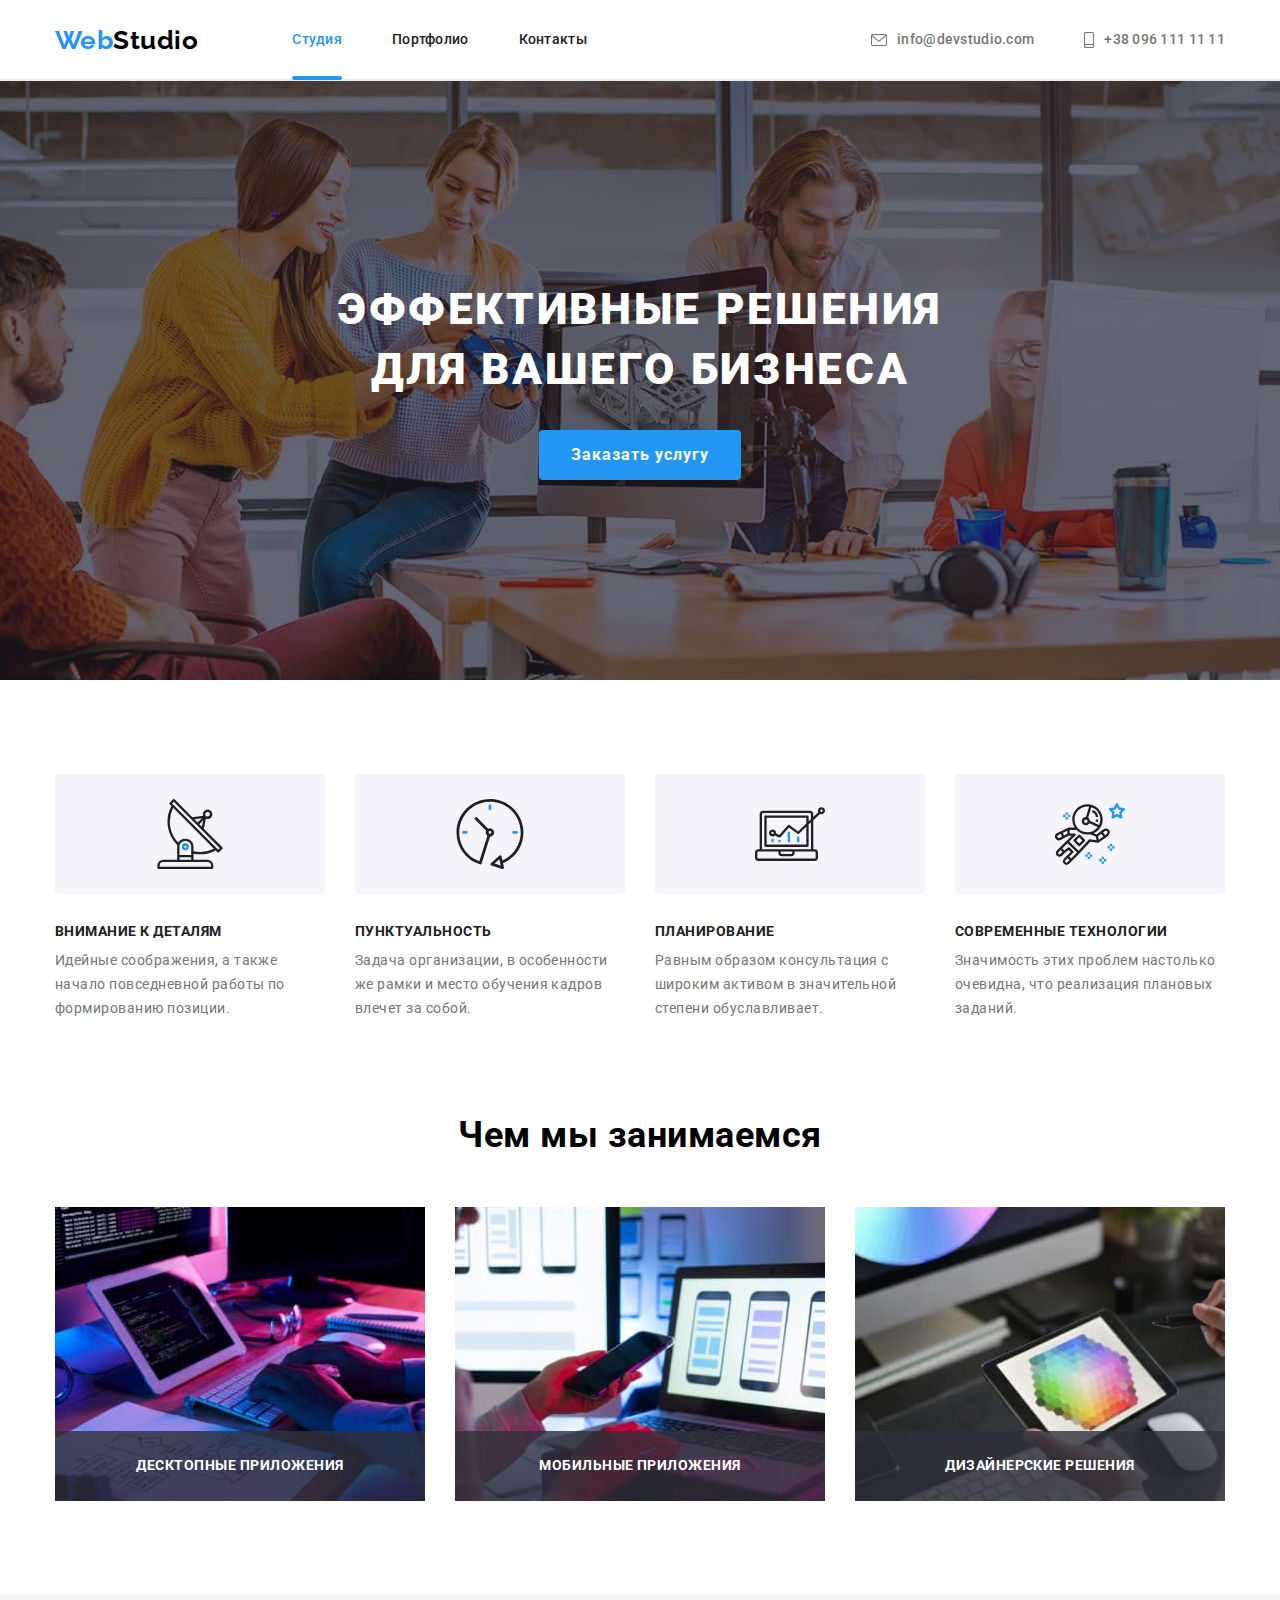
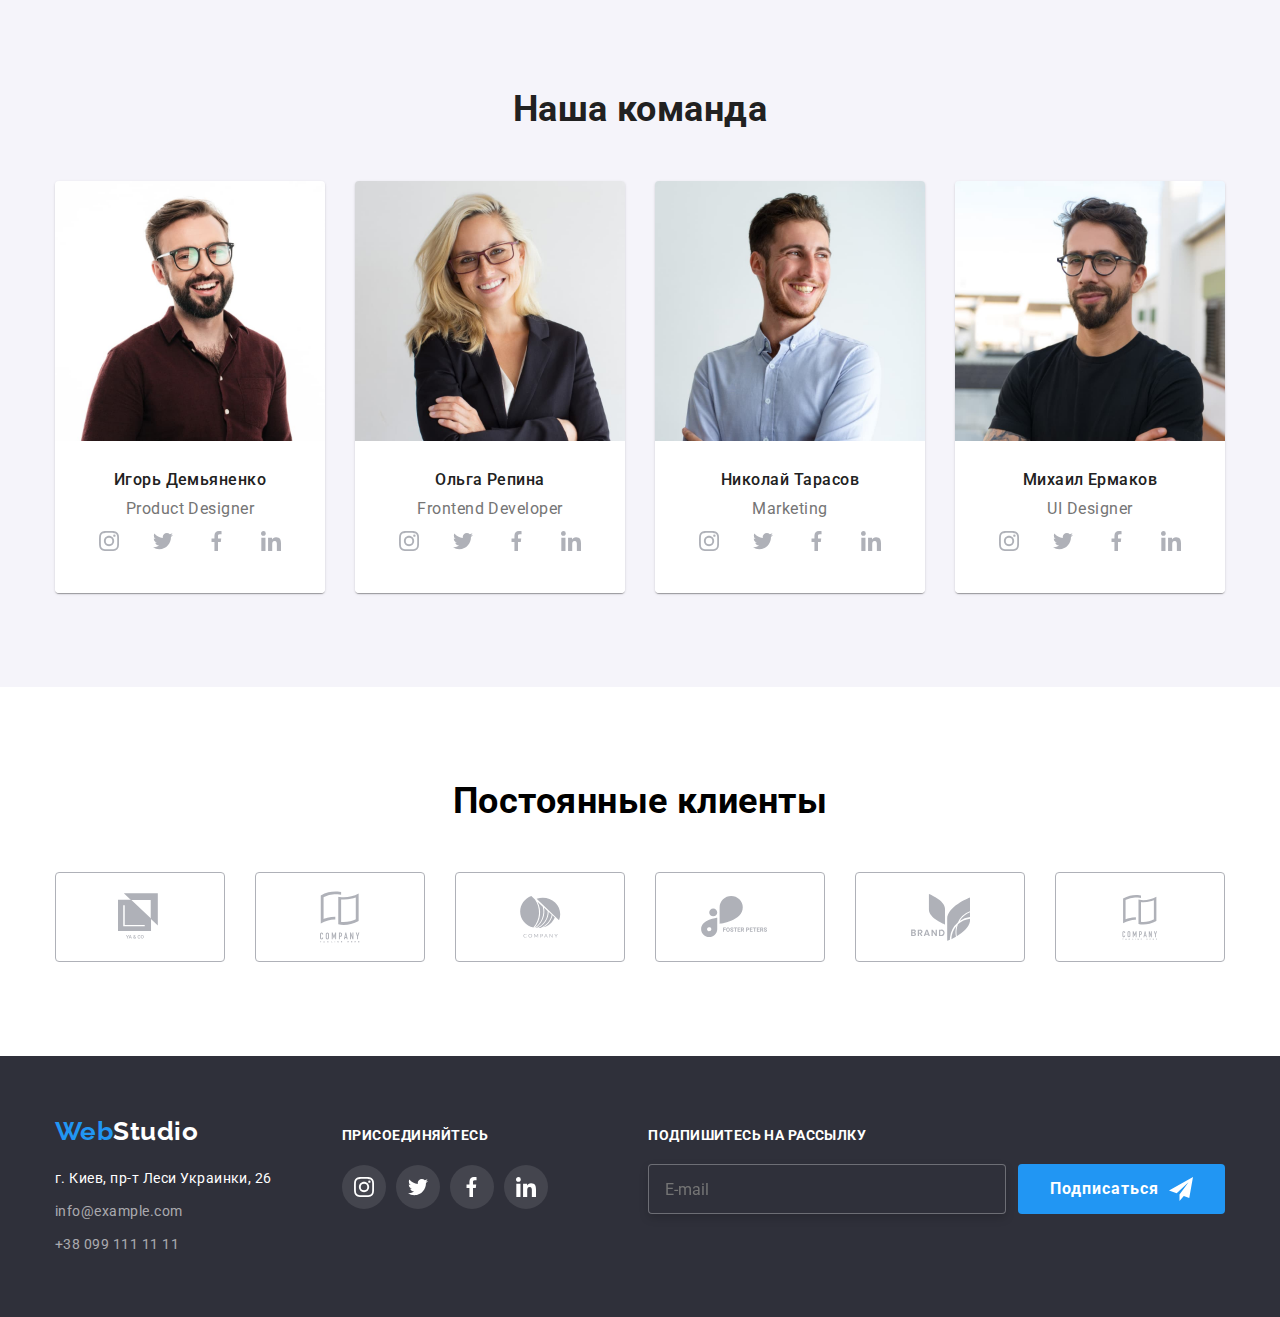
<file: index.html>
<!DOCTYPE html>
<html lang="ru">
  <head>
    <meta charset="UTF-8" />
    <meta http-equiv="X-UA-Compatible" content="IE=edge" />
    <meta name="viewport" content="width=device-width, initial-scale=1.0" />
    <title>Studio</title>
    <link rel="preconnect" href="https://fonts.gstatic.com" />
    <link
      rel="stylesheet"
      href="https://fonts.googleapis.com/css2?family=Raleway:wght@700&family=Roboto:wght@400;500;700;900&display=swap"
    />
    <link
      rel="stylesheet"
      href="
    https://cdnjs.cloudflare.com/ajax/libs/modern-normalize/1.0.0/modern-normalize.css"
    />
    <link
      rel="stylesheet"
      href="https://cdnjs.cloudflare.com/ajax/libs/modern-normalize/1.0.0/modern-normalize.min.css"
    />
    <link rel="stylesheet" href="./CSS/style.css" />
    <script src="./modal.js"></script>
  </head>
  <body>
    <!--Шапка сайта-->

    <header class="header">
      <div class="container">
        <nav class="navigation">
          <a href="./index.html" class="link"
            ><span class="logo">Web</span
            ><span class="logo-studio">Studio</span>
          </a>

          <ul class="navigation-list list">
            <li class="navigation-item">
              <a class="navigation-link link activ-nav-link current" href=""
                >Студия</a
              >
            </li>
            <li class="navigation-item">
              <a class="navigation-link link" href="./portfolio.html"
                >Портфолио</a
              >
            </li>
            <li class="navigation-item">
              <a class="navigation-link link" href=""> Контакты</a>
            </li>
          </ul>

          <ul class="connection-list list">
            <li class="connection-item">
              <a class="connection-link link" href="mailto:info@devstudio.com">
                <svg class="header-icon" width="16" height="12">
                  <use href="./images/svg/sprite.svg#mail"></use>
                </svg>
                info@devstudio.com
              </a>
            </li>

            <li class="connection-item">
              <a class="connection-link link" href="tel:+380961111111">
                <svg class="header-icon" width="10" height="16">
                  <use href="./images/svg/sprite.svg#smartphone"></use>
                </svg>
                +38 096 111 11 11</a
              >
            </li>
          </ul>
        </nav>
      </div>
      <div class="outline"></div>
    </header>

    <main>
      <!--Герой-->
      <section class="hero section">
        <div class="hero-wrap">
          <div class="container">
            <h1 class="hero-title">Эффективные решения для вашего бизнеса</h1>
            <button class="button" type="button" data-modal-open>
              Заказать услугу
            </button>
          </div>
        </div>
      </section>

      <!--Наши преимущества-->

      <section class="advantage section">
        <h2 class="visually-hidden">Преимущества студии</h2>
        <div class="container">
          <ul class="advantage-list list">
            <li class="advantage-item">
              <div class="adv-icon">
                <svg class="advantage-icon" width="70px" height="70px">
                  <use href="./images/svg/sprite.svg#antenna"></use>
                </svg>
              </div>
              <h3 class="advantage-title">Внимание к деталям</h3>
              <p class="advantage-par">
                Идейные соображения, а также начало повседневной работы по
                формированию позиции.
              </p>
            </li>
            <li class="advantage-item">
              <div class="adv-icon">
                <svg class="advantage-icon" width="70px" height="70px">
                  <use href="./images/svg/sprite.svg#clock"></use>
                </svg>
              </div>
              <h3 class="advantage-title">Пунктуальность</h3>
              <p class="advantage-par">
                Задача организации, в особенности же рамки и место обучения
                кадров влечет за собой.
              </p>
            </li>
            <li class="advantage-item">
              <div class="adv-icon">
                <svg class="advantage-icon" width="70px" height="70px">
                  <use href="./images/svg/sprite.svg#diagram"></use>
                </svg>
              </div>
              <h3 class="advantage-title">Планирование</h3>
              <p class="advantage-par">
                Равным образом консультация с широким активом в значительной
                степени обуславливает.
              </p>
            </li>
            <li class="advantage-item">
              <div class="adv-icon">
                <svg class="advantage-icon" width="70px" height="70px">
                  <use href="./images/svg/sprite.svg#astronaut"></use>
                </svg>
              </div>
              <h3 class="advantage-title">Современные технологии</h3>
              <p class="advantage-par">
                Значимость этих проблем настолько очевидна, что реализация
                плановых заданий.
              </p>
            </li>
          </ul>
        </div>
      </section>

      <!--Чем мы занимаемся-->
      <section class="occupation section">
        <div class="container">
          <h2 class="occuation-title">Чем мы занимаемся</h2>
          <ul class="occupation-list list">
            <li class="occupation-item">
              <img
                src="./images/studio/work/desctop.jpg"
                alt="desctop"
                class="occupation-img"
              />
              <p class="occupation-inscription">ДЕСКТОПНЫЕ ПРИЛОЖЕНИЯ</p>
            </li>

            <li class="occupation-item">
              <img
                src="./images/studio/work/mobile.jpg"
                alt="mobile"
                class="occupation-img"
              />
              <p class="occupation-inscription">МОБИЛЬНЫЕ ПРИЛОЖЕНИЯ</p>
            </li>

            <li class="occupation-item">
              <img
                src="./images/studio/work/design.jpg"
                alt="design"
                class="occupation-img"
              />
              <p class="occupation-inscription">ДИЗАЙНЕРСКИЕ РЕШЕНИЯ</p>
            </li>
          </ul>
        </div>
      </section>

      <!--Наша команда-->
      <section class="team section">
        <div class="container">
          <h2 class="team-title">Наша команда</h2>
          <ul class="team-list list">
            <li class="team-item">
              <img
                src="./images/studio/team/igor.jpg"
                alt="Игорь Демьяненко"
                width="270"
                height="260"
                class="team-img"
              />
              <div class="team-element">
                <h3 class="team-name">Игорь Демьяненко</h3>
                <p class="team-par">Product Designer</p>

                <ul class="icons-list list">
                  <li class="icon-item">
                    <a href="" class="link-icon-team link">
                      <svg class="team-icon" width="20px" height="20px">
                        <use href="./images/svg/sprite.svg#instagram"></use>
                      </svg>
                    </a>
                  </li>
                  <li class="icon-item">
                    <a href="" class="link-icon-team link">
                      <svg class="team-icon" width="20px" height="20px">
                        <use href="./images/svg/sprite.svg#twitter"></use>
                      </svg>
                    </a>
                  </li>

                  <li class="icon-item">
                    <a href="" class="link-icon-team link">
                      <svg class="team-icon" width="20px" height="20px">
                        <use href="./images/svg/sprite.svg#facebok"></use>
                      </svg>
                    </a>
                  </li>

                  <li class="icon-item">
                    <a href="" class="link-icon-team link">
                      <svg class="team-icon" width="20px" height="20px">
                        <use href="./images/svg/sprite.svg#linkedin"></use>
                      </svg>
                    </a>
                  </li>
                </ul>
              </div>
            </li>

            <li class="team-item">
              <img
                src="./images/studio/team/olga.jpg"
                alt="Ольга Репина"
                class="team-img"
              />
              <div class="team-element">
                <h3 class="team-name">Ольга Репина</h3>
                <p class="team-par">Frontend Developer</p>
                <ul class="icons-list list">
                  <li class="icon-item">
                    <a href="" class="link-icon-team link">
                      <svg class="team-icon" width="20px" height="20px">
                        <use href="./images/svg/sprite.svg#instagram"></use>
                      </svg>
                    </a>
                  </li>

                  <li class="icon-item">
                    <a href="" class="link-icon-team link">
                      <svg class="team-icon" width="20px" height="20px">
                        <use href="./images/svg/sprite.svg#twitter"></use>
                      </svg>
                    </a>
                  </li>

                  <li class="icon-item">
                    <a href="" class="link-icon-team link">
                      <svg class="team-icon" width="20px" height="20px">
                        <use href="./images/svg/sprite.svg#facebok"></use>
                      </svg>
                    </a>
                  </li>

                  <li class="icon-item">
                    <a href="" class="link-icon-team link">
                      <svg class="team-icon" width="20px" height="20px">
                        <use href="./images/svg/sprite.svg#linkedin"></use>
                      </svg>
                    </a>
                  </li>
                </ul>
              </div>
            </li>

            <li class="team-item">
              <img
                src="./images/studio/team/nikolay.jpg"
                alt="Николай Тарасов"
                class="team-img"
              />
              <div class="team-element">
                <h3 class="team-name">Николай Тарасов</h3>
                <p class="team-par">Marketing</p>
                <ul class="icons-list list">
                  <li class="icon-item">
                    <a href="" class="link-icon-team link">
                      <svg class="team-icon" width="20px" height="20px">
                        <use href="./images/svg/sprite.svg#instagram"></use>
                      </svg>
                    </a>
                  </li>

                  <li class="icon-item">
                    <a href="" class="link-icon-team link">
                      <svg class="team-icon" width="20px" height="20px">
                        <use href="./images/svg/sprite.svg#twitter"></use>
                      </svg>
                    </a>
                  </li>

                  <li class="icon-item">
                    <a href="" class="link-icon-team link">
                      <svg class="team-icon" width="20px" height="20px">
                        <use href="./images/svg/sprite.svg#facebok"></use>
                      </svg>
                    </a>
                  </li>

                  <li class="icon-item">
                    <a href="" class="link-icon-team link">
                      <svg class="team-icon" width="20px" height="20px">
                        <use href="./images/svg/sprite.svg#linkedin"></use>
                      </svg>
                    </a>
                  </li>
                </ul>
              </div>
            </li>

            <li class="team-item">
              <img
                src="./images/studio/team/mykhailo.jpg"
                alt="Михаил Ермаков"
                class="team-img"
              />
              <div class="team-element">
                <h3 class="team-name">Михаил Ермаков</h3>
                <p class="team-par">UI Designer</p>
                <ul class="icons-list list">
                  <li class="icon-item">
                    <a href="" class="link-icon-team link">
                      <svg class="team-icon" width="20px" height="20px">
                        <use href="./images/svg/sprite.svg#instagram"></use>
                      </svg>
                    </a>
                  </li>

                  <li class="icon-item">
                    <a href="" class="link-icon-team link">
                      <svg class="team-icon" width="20px" height="20px">
                        <use href="./images/svg/sprite.svg#twitter"></use>
                      </svg>
                    </a>
                  </li>

                  <li class="icon-item">
                    <a href="" class="link-icon-team link">
                      <svg class="team-icon" width="20px" height="20px">
                        <use href="./images/svg/sprite.svg#facebok"></use>
                      </svg>
                    </a>
                  </li>

                  <li class="icon-item">
                    <a href="" class="link-icon-team link">
                      <svg class="team-icon" width="20px" height="20px">
                        <use href="./images/svg/sprite.svg#linkedin"></use>
                      </svg>
                    </a>
                  </li>
                </ul>
              </div>
            </li>
          </ul>
        </div>
      </section>

      <section class="clients">
        <div class="container">
          <h2 lang="ru" class="clients-title">Постоянные клиенты</h2>
          <ul class="clients-list list">
            <li class="items">
              <a href="" class="clients-link">
                <svg class="client-logo" width="44px" height="49px">
                  <use href="./images/svg/sprite.svg#yaco"></use>
                </svg>
              </a>
            </li>

            <li class="items">
              <a href="" class="clients-link">
                <svg class="client-logo" width="40px" height="52px">
                  <use href="./images/svg/sprite.svg#comp-tag-here"></use>
                </svg>
              </a>
            </li>

            <li class="items">
              <a href="" class="clients-link">
                <svg class="client-logo" width="41" height="42px">
                  <use href="./images/svg/sprite.svg#company"></use>
                </svg>
              </a>
            </li>
            <li class="items">
              <a href="" class="clients-link">
                <svg class="client-logo" width="79px" height="42px">
                  <use href="./images/svg/sprite.svg#foster-pet"></use>
                </svg>
              </a>
            </li>

            <li class="items">
              <a href="" class="clients-link">
                <svg class="client-logo" width="59px" height="47px">
                  <use href="./images/svg/sprite.svg#brand"></use>
                </svg>
              </a>
            </li>

            <li class="items">
              <a href="" class="clients-link">
                <svg class="client-logo" width="88px" height="45px">
                  <use href="./images/svg/sprite.svg#cmp-tag-line"></use>
                </svg>
              </a>
            </li>
          </ul>
        </div>
      </section>
    </main>

    <!--Футер-->
    <footer class="footer">
      <div class="footer-section container">
        <div class="address-footer">
          <a href="./index.html" class="footer-link link"
            ><span class="logo">Web</span
            ><span class="logotyp-footer">Studio</span>
          </a>

          <address class="address">
            <ul class="address-list list">
              <li class="address-item">
                <a
                  class="maps link"
                  href="https://goo.gl/maps/QM7NkYuRREkaknj7A"
                  target="blank"
                  rel="noopener noreferrer"
                >
                  г. Киев, пр-т Леси Украинки, 26
                </a>
              </li>

              <li class="address-item">
                <a class="connection-footer link" href="mailto:info@example.com"
                  >info@example.com</a
                >
              </li>

              <li class="address-item">
                <a class="connection-footer link" href="tel:+380991111111"
                  >+38 099 111 11 11</a
                >
              </li>
            </ul>
          </address>
        </div>

        <div class="icon-footer">
          <span class="join-us"> Присоединяйтесь </span>
          <ul class="web-social-icon list">
            <li class="social-icon">
              <a class="social-icon-network link" href="">
                <svg class="icon-network" width="20px" height="20px">
                  <use href="./images/svg/sprite.svg#instagram"></use>
                </svg>
              </a>
            </li>

            <li class="social-icon">
              <a class="social-icon-network link" href="">
                <svg class="icon-network" width="20px" height="20px">
                  <use href="./images/svg/sprite.svg#twitter"></use>
                </svg>
              </a>
            </li>

            <li class="social-icon">
              <a class="social-icon-network link" href="">
                <svg class="icon-network" width="20px" height="20px">
                  <use href="./images/svg/sprite.svg#facebok"></use>
                </svg>
              </a>
            </li>

            <li class="social-icon">
              <a class="social-icon-network link" href="">
                <svg class="icon-network" width="20px" height="20px">
                  <use href="./images/svg/sprite.svg#linkedin"></use>
                </svg>
              </a>
            </li>
          </ul>
        </div>
        <form action="#" class="footer-form">
          <p class="call-to-action-footer">Подпишитесь на рассылку</p>
          <div class="sign-wraper">
            <label class="footer-form-lable">
              <input
                type="text"
                name="user-name"
                class="footer-form-input"
                required
                minlength="2"
                placeholder="E-mail"
              />
            </label>
            <button type="submit" class="footer-form-button">
              Подписаться
              <svg class="icon-button-form" width="24px" height="24px">
                <use href="./images/svg/sprite.svg#icon-send"></use>
              </svg>
            </button>
          </div>
        </form>
      </div>
    </footer>

    <div class="backdrop is-hidden" data-modal>
      <div class="modal">
        <button type="button" class="modal-close-button" data-modal-close>
          <svg class="close-icon" width="11px" height="11px">
            <use href="./images/svg/sprite.svg#closed"></use>
          </svg>
        </button>

        <form action="#" class="modal-form">
          <p class="call-to-action">Оставьте свои данные, мы вам перезвоним</p>
          <label class="modal-form-lable">
            Имя
            <span class="modal-form-wrapper">
              <input
                type="text"
                name="user-name"
                class="modal-form-input"
                required
                minlength="2"
              />

              <svg class="modal-form-icon" width="12px" height="12px">
                <use href="./images/svg/sprite.svg#person"></use>
              </svg>
            </span>
          </label>

          <label class="modal-form-lable">
            Телефон
            <span class="modal-form-wrapper">
              <input
                type="tel"
                name="user-phone"
                class="modal-form-input"
                required
                pattern="[0-9]{3}-[0-9]{3}-[0-9]{2}-[0-9]{2}"
                title="090-111-11-11"
              />

              <svg class="modal-form-icon" width="13px" height="13px">
                <use href="./images/svg/sprite.svg#phone-black"></use>
              </svg>
            </span>
          </label>

          <label class="modal-form-lable">
            Почта
            <span class="modal-form-wrapper">
              <input
                type="email"
                name="user-mail"
                class="modal-form-input"
                required
              />

              <svg class="modal-form-icon" width="15px" height="12px">
                <use href="./images/svg/sprite.svg#email-black"></use>
              </svg>
            </span>
          </label>

          <label class="modal-form-lable">
            Комментарий
            <textarea
              name="user-message"
              class="modal-form-message"
              placeholder="Введите текст"
            ></textarea>
          </label>

          <input
            id="user-tern"
            type="checkbox"
            name="user-term"
            class="modal-form-term visually-hidden"
            required
          />
          <label for="user-tern" class="modal-form-chech-desc"
            >Соглашаюсь с рассылкой и принимаю &nbsp;
            <a href="" class="check-link">Условия договора</a></label
          >

          <button type="submit" class="modal-form-button">Отправить</button>
        </form>
      </div>
    </div>
    <script src="./modal.js"></script>
  </body>
</html>
</file>
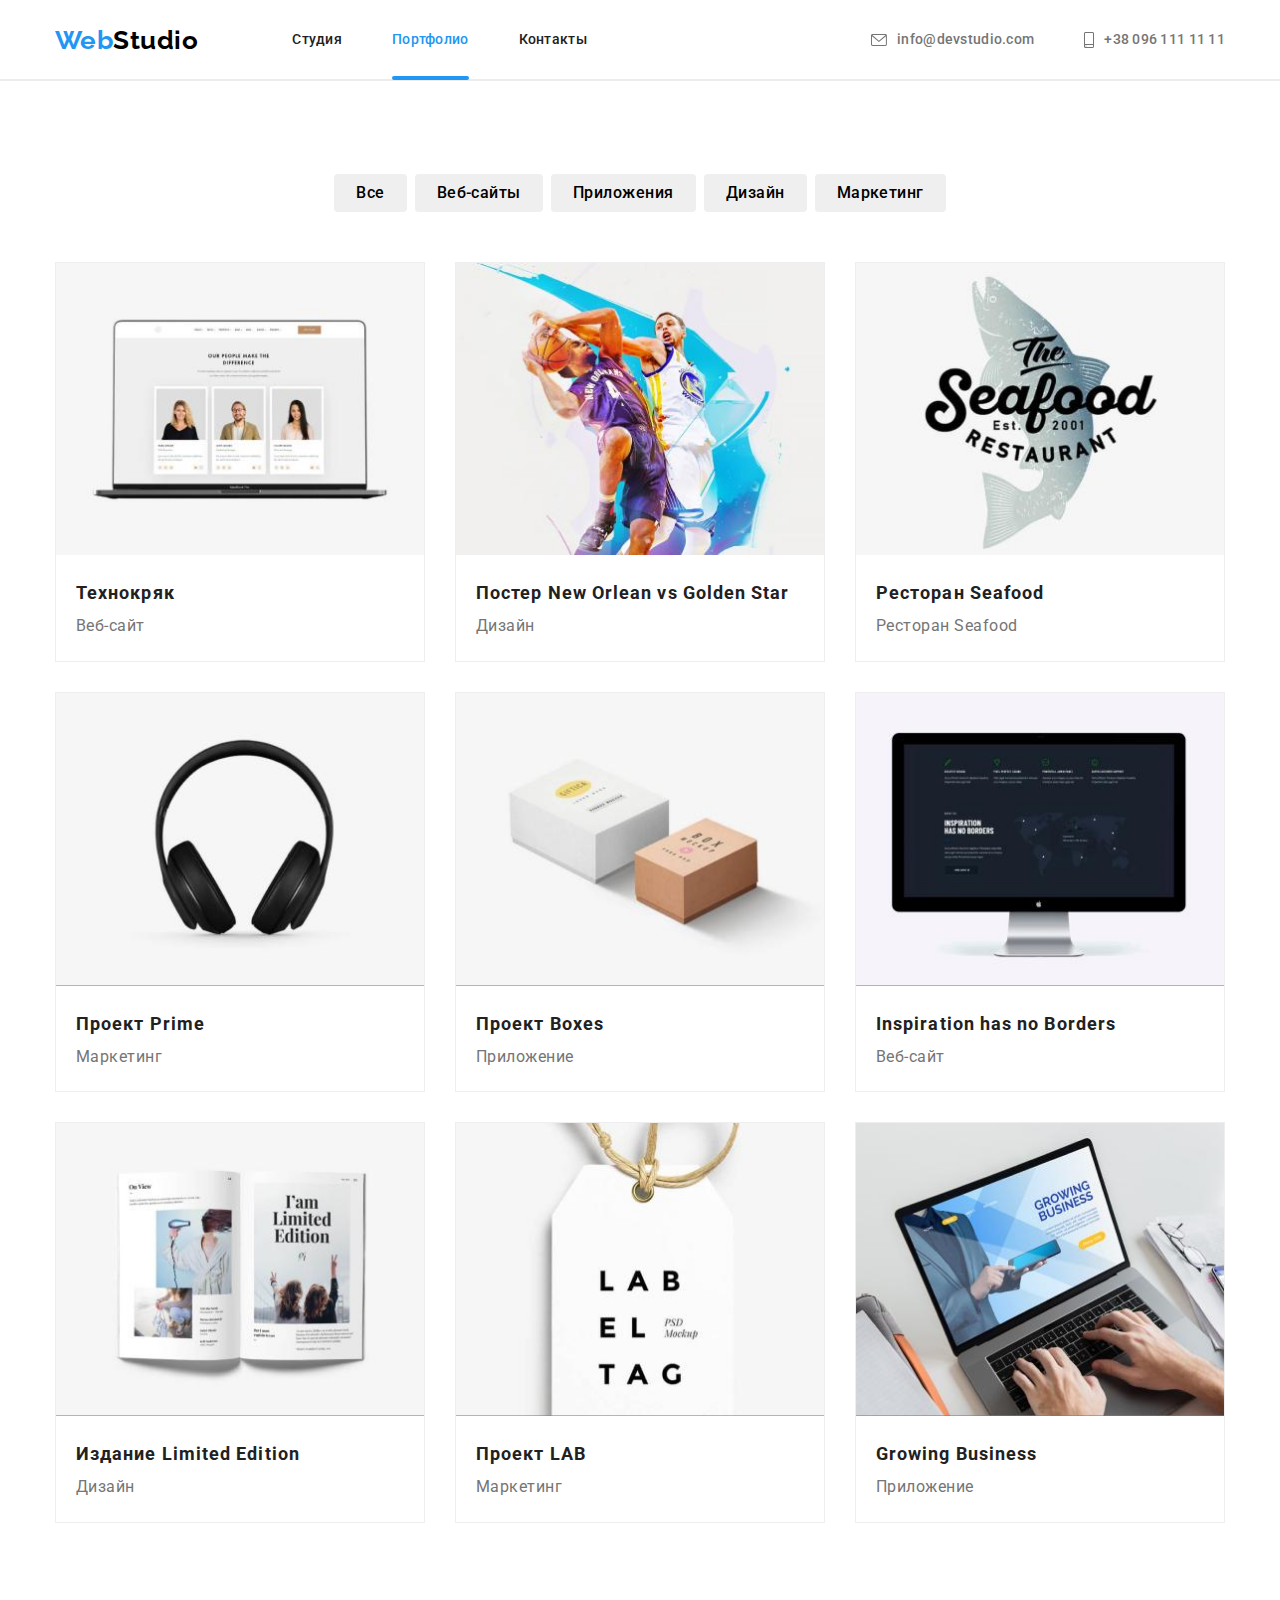
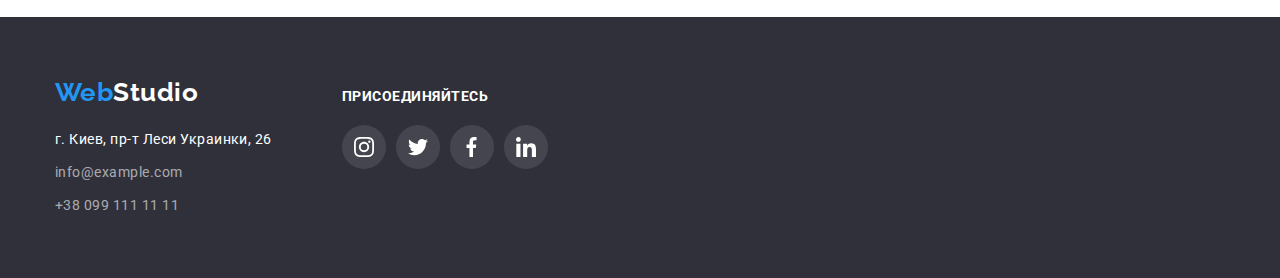
<file: portfolio.html>
<!DOCTYPE html>
<html lang="ru">
  <head>
    <meta charset="UTF-8" />
    <meta http-equiv="X-UA-Compatible" content="IE=edge" />
    <meta name="viewport" content="width=device-width, initial-scale=1.0" />
    <link rel="preconnect" href="https://fonts.gstatic.com" />
    <link
      rel="stylesheet"
      href="https://fonts.googleapis.com/css2?family=Raleway:wght@700&family=Roboto:wght@400;500;700;900&display=swap"
    />
    <link
      rel="stylesheet"
      href="
    https://cdnjs.cloudflare.com/ajax/libs/modern-normalize/1.0.0/modern-normalize.css"
    />

    <link
      rel="stylesheet"
      href="https://cdnjs.cloudflare.com/ajax/libs/modern-normalize/1.0.0/modern-normalize.min.css"
    />
    <link rel="stylesheet" href="./CSS/style.css" />
    <title>Portfolio</title>
  </head>
  <body>
    <!--Шапка сайта-->
    <header class="header">
      <div class="container">
        <nav class="navigation">
          <a href="./index.html" class="link"
            ><span class="logo">Web</span
            ><span class="logo-studio">Studio</span>
          </a>

          <ul class="navigation-list list">
            <li class="navigation-item">
              <a class="navigation-link link" href="./index.html">Студия</a>
            </li>
            <li class="navigation-item">
              <a class="navigation-link link activ-nav-link current" href=""
                >Портфолио</a
              >
            </li>
            <li class="navigation-item">
              <a class="navigation-link link" href="">Контакты</a>
            </li>
          </ul>

          <ul class="connection-list list">
            <li class="connection-item">
              <a class="connection-link link" href="mailto:info@devstudio.com">
                <svg class="header-icon" width="16" height="12">
                  <use href="./images/svg/sprite.svg#mail"></use>
                </svg>
                info@devstudio.com
              </a>
            </li>
            <li class="connection-item">
              <a class="connection-link link" href="tel:+380961111111">
                <svg class="header-icon" width="10" height="16">
                  <use href="./images/svg/sprite.svg#smartphone"></use>
                </svg>
                +38 096 111 11 11</a
              >
            </li>
          </ul>
        </nav>
      </div>
      <div class="outline"></div>
    </header>

    <main>
      <section class="buttons section">
        <div class="container">
          <h2 class="visually-hidden">Важный заголовок,которого нет</h2>
          <ul class="buttons-list list">
            <li class="button-item">
              <button class="button-choice" type="button">Все</button>
            </li>
            <li class="button-item">
              <button class="button-choice" type="button">Веб-сайты</button>
            </li>
            <li class="button-item">
              <button class="button-choice" type="button">Приложения</button>
            </li>
            <li class="button-item">
              <button class="button-choice" type="button">Дизайн</button>
            </li>
            <li class="button-item">
              <button class="button-choice" type="button">Маркетинг</button>
            </li>
          </ul>

          <ul class="menu-list list">
            <li class="menu-item card">
              <a class="menu-link link" href="">
                <div class="card-thumb">
                  <img
                    src="./images/portfolio/techcrack.jpg"
                    alt="открытый ноутбук с изображением на дисплее главного меню сйта"
                  />
                  <p class="menu-item-overlay">
                    Технокряк это современная площадка распространения
                    коронавируса. Компании используют эту платформу для
                    цифрового шпионажа и атак на защищённые сервера конкурентов.
                  </p>
                </div>
                <div class="card-content">
                  <h3 class="menu-title">Технокряк</h3>
                  <p class="menu-par">Веб-сайт</p>
                </div>
              </a>
            </li>

            <li class="menu-item card">
              <a class="menu-link link" href="">
                <div class="card-thumb">
                  <img
                    src="./images/portfolio/poster.jpg"
                    alt="постер New Orlean vs Golden Star, два баскетболиста с мячом"
                  />
                  <p class="menu-item-overlay">
                    Технокряк это современная площадка распространения
                    коронавируса. Компании используют эту платформу для
                    цифрового шпионажа и атак на защищённые сервера конкурентов.
                  </p>
                </div>
                <div class="card-content">
                  <h3 class="menu-title">Постер New Orlean vs Golden Star</h3>
                  <p class="menu-par">Дизайн</p>
                </div>
              </a>
            </li>

            <li class="menu-item card">
              <a class="menu-link link" href="">
                <div class="card-thumb">
                  <img
                    src="./images/portfolio/restourant.jpg"
                    alt="эмблема ресторана Seafood, название ресторана на фоне рыбы"
                  />
                  <p class="menu-item-overlay">
                    Технокряк это современная площадка распространения
                    коронавируса. Компании используют эту платформу для
                    цифрового шпионажа и атак на защищённые сервера конкурентов.
                  </p>
                </div>
                <div class="card-content">
                  <h3 class="menu-title">Ресторан Seafood</h3>
                  <p class="menu-par">Ресторан Seafood</p>
                </div>
              </a>
            </li>

            <li class="menu-item card">
              <a class="menu-link link" href="">
                <div class="card-thumb">
                  <img
                    src="./images/portfolio/project-prime.jpg"
                    alt="наушники"
                  />
                  <p class="menu-item-overlay">
                    Технокряк это современная площадка распространения
                    коронавируса. Компании используют эту платформу для
                    цифрового шпионажа и атак на защищённые сервера конкурентов.
                  </p>
                </div>
                <div class="card-content">
                  <h3 class="menu-title">Проект Prime</h3>
                  <p class="menu-par">Маркетинг</p>
                </div>
              </a>
            </li>

            <li class="menu-item card">
              <a class="menu-link link" href="">
                <div class="card-thumb">
                  <img
                    src="./images/portfolio/project-boxes.jpg"
                    alt="две коробки с надписью Boxe"
                  />
                  <p class="menu-item-overlay">
                    Технокряк это современная площадка распространения
                    коронавируса. Компании используют эту платформу для
                    цифрового шпионажа и атак на защищённые сервера конкурентов.
                  </p>
                </div>
                <div class="card-content">
                  <h3 class="menu-title">Проект Boxes</h3>
                  <p class="menu-par">Приложение</p>
                </div>
              </a>
            </li>

            <li class="menu-item card">
              <a class="menu-link link" href="">
                <div class="card-thumb">
                  <img
                    src="./images/portfolio/inspration.jpg"
                    alt="монитор компьютера с надписью Inspiration has no Borders"
                  />
                  <p class="menu-item-overlay">
                    Технокряк это современная площадка распространения
                    коронавируса. Компании используют эту платформу для
                    цифрового шпионажа и атак на защищённые сервера конкурентов.
                  </p>
                </div>
                <div class="card-content">
                  <h3 class="menu-title">Inspiration has no Borders</h3>
                  <p class="menu-par">Веб-сайт</p>
                </div>
              </a>
            </li>

            <li class="menu-item card card">
              <a class="menu-link link" href="">
                <div class="card-thumb">
                  <img
                    src="./images/portfolio/edition-limited.jpg"
                    alt="озгорнутая книга с надписью Farm Limited Edition"
                  />
                  <p class="menu-item-overlay">
                    Технокряк это современная площадка распространения
                    коронавируса. Компании используют эту платформу для
                    цифрового шпионажа и атак на защищённые сервера конкурентов.
                  </p>
                </div>
                <div class="card-content">
                  <h3 class="menu-title">Издание Limited Edition</h3>
                  <p class="menu-par">Дизайн</p>
                </div>
              </a>
            </li>

            <li class="menu-item card">
              <a class="menu-link link" href="">
                <div class="card-thumb">
                  <img
                    src="./images/portfolio/project-lab.jpg"
                    alt="бирка с надписью LAB EL TAG"
                  />
                  <p class="menu-item-overlay">
                    Технокряк это современная площадка распространения
                    коронавируса. Компании используют эту платформу для
                    цифрового шпионажа и атак на защищённые сервера конкурентов.
                  </p>
                </div>
                <div class="card-content">
                  <h3 class="menu-title">Проект LAB</h3>
                  <p class="menu-par">Маркетинг</p>
                </div>
              </a>
            </li>

            <li class="menu-item card">
              <a class="menu-link link" href="">
                <div class="card-thumb">
                  <img
                    src="./images/portfolio/crowning-business.jpg"
                    alt="ноутбук с надписью на мониторе Growing Business"
                  />
                  <p class="menu-item-overlay">
                    Технокряк это современная площадка распространения
                    коронавируса. Компании используют эту платформу для
                    цифрового шпионажа и атак на защищённые сервера конкурентов.
                  </p>
                </div>
                <div class="card-content">
                  <h3 class="menu-title">Growing Business</h3>
                  <p class="menu-par">Приложение</p>
                </div>
              </a>
            </li>
          </ul>
        </div>
      </section>
    </main>

    <!--Футер-->
    <footer class="footer">
      <div class="footer-section container">
        <div class="address-footer">
          <a href="./index.html" class="footer-link link"
            ><span class="logo">Web</span
            ><span class="logotyp-footer">Studio</span>
          </a>

          <address class="address">
            <ul class="address-list list">
              <li class="address-item">
                <a
                  class="maps link"
                  href="https://goo.gl/maps/QM7NkYuRREkaknj7A"
                  target="blank"
                  rel="noopener noreferrer"
                >
                  г. Киев, пр-т Леси Украинки, 26
                </a>
              </li>
              <li class="address-item">
                <a class="connection-footer link" href="mailto:info@example.com"
                  >info@example.com</a
                >
              </li>
              <li class="address-item">
                <a class="connection-footer link" href="tel:+380991111111"
                  >+38 099 111 11 11</a
                >
              </li>
            </ul>
          </address>
        </div>

        <div class="icon-footer">
          <span class="join-us"> Присоединяйтесь </span>
          <ul class="web-social-icon list">
            <li class="social-icon">
              <a class="social-icon-network link" href="">
                <svg class="icon-network" width="20px" height="20px">
                  <use href="./images/svg/sprite.svg#instagram"></use>
                </svg>
              </a>
            </li>
            <li class="social-icon">
              <a class="social-icon-network link" href="">
                <svg class="icon-network" width="20px" height="20px">
                  <use href="./images/svg/sprite.svg#twitter"></use>
                </svg>
              </a>
            </li>
            <li class="social-icon">
              <a class="social-icon-network link" href="">
                <svg class="icon-network" width="20px" height="20px">
                  <use href="./images/svg/sprite.svg#facebok"></use>
                </svg>
              </a>
            </li>
            <li class="social-icon">
              <a class="social-icon-network link" href="">
                <svg class="icon-network" width="20px" height="20px">
                  <use href="./images/svg/sprite.svg#linkedin"></use>
                </svg>
              </a>
            </li>
          </ul>
        </div>
      </div>
    </footer>
  </body>
</html>
</file>
<file: CSS/style.css>
:root {
  --title-text-color: #212121;
  --primary-text-color: #757575;
  --color-footer: #2f303a;
  --accent-text-color: #000000;
  --accent-color: #2196f3;
  --background-color: #ffffff;
  --color-section: #f5f4fa;
  --icons-color: #afb1b8;
  --card-set-gap: 30px;
  --card-shadow: 0px 2px 1px -1px rgba(0, 0, 0, 0.2),
    0px 1px 1px 0px rgba(0, 0, 0, 0.14), 0px 1px 3px 0px rgba(0, 0, 0, 0.12);
  --portfolio-card-shadow: 0px 1px 1px rgba(0, 0, 0, 0.12),
    0px 4px 4px rgba(0, 0, 0, 0.06), 1px 4px 6px rgba(0, 0, 0, 0.16);
  --section-pt: 94px;
  --section-pb: 94px;
  --title-padding: 20px;
  --items-studio-bg: rgba(47, 48, 58, 0.8);
}

body {
  background-color: var(--background-color);
  font-family: "Roboto", sans-serif, "Raleway", sans-serif;
  color: var(--title-text-color);
  letter-spacing: 0.03em;
}

.link {
  text-decoration: none;
}

.list {
  list-style: none;
}

.list {
  padding: 0;
  margin: 0;
  list-style: none;
}

.address {
  font-style: normal;
}

h1,
h2,
h3,
h4,
h5,
h6,
p {
  margin: 0;
}

ul {
  margin: 0;
  padding: 0;
}

img {
  display: block;
  max-width: 100%;
  height: auto;
}

.visually-hidden {
  position: absolute !important;
  clip: rect(1px 1px 1px 1px); /* IE6, IE7 */
  clip: rect(1px, 1px, 1px, 1px);
  padding: 0 !important;
  border: 0 !important;
  height: 1px !important;
  width: 1px !important;
  overflow: hidden;
}

.container {
  width: 1200px;
  padding-left: 15px;
  padding-right: 15px;

  margin-left: auto;
  margin-right: auto;
}

/* .section {
  padding-top: 94px;
  padding-bottom: 94px;
} */

/* ==========HEADER========= */

.logo {
  color: var(--accent-color);
  font-family: "Raleway", sans-serif;

  font-weight: bold;
  font-size: 26px;
  line-height: 1.19;
}

.logo-studio {
  font-family: "Raleway", sans-serif;
  color: var(--accent-text-color);

  font-weight: bold;
  font-size: 26px;
  line-height: 1.19;
}

/*=================site navigation==============*/

.header .container .navigation {
  display: flex;
  align-items: center;
}

.navigation-list {
  display: flex;
  margin-left: 94px;
}

.navigation-list .navigation-item {
  position: relative;
}

.navigation-list .navigation-item + .navigation-item {
  margin-left: 50px;
}

.navigation-link {
  display: block;

  color: var(---background-color);

  font-weight: 500;
  font-size: 14px;
  line-height: 1.14;
  letter-spacing: 0.02em;

  padding-top: 32px;
  padding-bottom: 32px;

  transition: color 250ms cubic-bezier(0.4, 0, 0.2, 1);
}

.activ-nav-link::after {
  content: "";
  position: absolute;
  display: block;

  left: 0;
  bottom: 0;
  width: 100%;
  height: 4px;
  border-radius: 2px;

  background-color: var(--accent-color);
}

.navigation .link:hover,
.navigation .link:focus {
  color: var(--accent-color);
}

.navigation .link.current {
  color: var(--accent-color);
}

/* connection */

.connection-list {
  display: flex;
  margin-left: auto;
}

.connection-list .connection-item + .connection-item {
  margin-left: 50px;
}

.connection-list .connection-link {
  display: flex;
  align-items: center;
}

.connection-link {
  color: var(--primary-text-color);

  font-weight: 500;
  font-size: 14px;
  line-height: 1.14;
  letter-spacing: 0.02em;
  text-align: center;

  transition: color 250ms cubic-bezier(0.4, 0, 0.2, 1);
}

.connection-link:hover .header-icon,
.connection-link:focus .header-icon,
.connection-link:hover,
.connection-link:focus {
  color: var(--accent-color);
  fill: var(--accent-color);
}

.header-icon {
  margin-right: 10px;
  align-items: center;
  fill: var(--primary-text-color);

  transition: fill 250ms cubic-bezier(0.4, 0, 0.2, 1);
}

.outline {
  outline: 1px solid #ececec;
}

/*===================hero========================*/

.hero .container {
  text-align: center;
  padding-top: 200px;
  padding-bottom: 200px;
}

.hero-wrap {
  background-image: linear-gradient(
      to left,
      rgba(47, 48, 58, 0.4),
      rgba(47, 48, 58, 0.4)
    ),
    url(../images/studio/hero.jpg);
  background-size: cover;
  background-position: center;
  background-repeat: no-repeat;

  max-width: 1600px;
  margin-left: auto;
  margin-right: auto;
}

.hero-title {
  display: block;
  margin: auto;
  color: var(--background-color);
  margin-bottom: 30px;

  width: 696px;
  font-weight: 900;
  font-size: 44px;
  line-height: 1.36;
  text-align: center;
  letter-spacing: 0.06em;
  text-transform: uppercase;
}

/*===================button========================*/

.button {
  display: block;
  margin: auto;
  font-family: inherit;
  border-radius: 4px;
  border: none;

  padding: 10px 32px;

  background-color: var(--accent-color);
  color: var(--background-color);

  font-weight: bold;
  font-size: 16px;
  line-height: 1.87;
  letter-spacing: 0.06em;
  cursor: pointer;

  transition: box-shadow 250ms cubic-bezier(0.4, 0, 0.2, 1);
}

.button:hover,
.button:focus {
  box-shadow: 0px 4px 4px rgba(0, 0, 0, 0.15);
}

/*=========================section=================================*/
.advantage {
  padding-top: var(--section-pt);
  padding-bottom: var(--section-pb);
}

.advantage .advantage-list {
  display: flex;

  margin-left: calc(-1 * var(--card-set-gap));
  margin-top: calc(-1 * var(--card-set-gap));
}

.advantage-list > .advantage-item {
  flex-basis: calc(100% / 3 - var(--card-set-gap));
  margin-left: var(--card-set-gap);
  margin-top: var(--card-set-gap);
}

.adv-icon {
  display: flex;
  justify-content: center;
  align-items: center;

  border-radius: 4px;
  width: 270px;
  height: 120px;
  background-color: var(--color-section);

  margin-bottom: 30px;
}

.advantage-title {
  margin-bottom: 10px;
  font-weight: bold;
  font-size: 14px;
  line-height: 1.14;
  text-transform: uppercase;
}
.advantage-par {
  color: var(--primary-text-color);
  font-size: 14px;
  line-height: 1.71;
}

/*=========================occupation==============================*/

.occupation {
  padding-bottom: var(--section-pb);
}

.occupation .occupation-list {
  display: flex;
  margin-left: calc(-1 * var(--card-set-gap));
  margin-top: calc(-1 * var(--card-set-gap));
}

.occupation-list > .occupation-item {
  flex-basis: calc(100% / 3 - var(--card-set-gap));
  margin-left: var(--card-set-gap);
  margin-top: var(--card-set-gap);
}

.occuation-title {
  color: var(--accent-text-color);
  font-weight: bold;
  font-size: 36px;
  line-height: 1.16;
  text-align: center;

  margin-bottom: 50px;
}

.occupation-item {
  position: relative;
}

.occupation-inscription {
  font-weight: bold;
  font-size: 14px;
  line-height: 1.14;
  text-align: center;
}

.occupation-inscription {
  position: absolute;

  width: 100%;
  bottom: 0;
  padding-top: 27px;
  padding-bottom: 27px;

  background-color: var(--items-studio-bg);
  color: var(--background-color);
}

/*==========================team==============================*/

.team {
  background-color: var(--color-section);
  padding-top: var(--section-pt);
  padding-bottom: var(--section-pb);
}

.team-list {
  display: flex;
  margin-left: calc(-1 * var(--card-set-gap));
  margin-top: calc(-1 * var(--card-set-gap));
}

.team-list > .team-item {
  flex-basis: calc(100% / 4 - var(--card-set-gap));
  margin-left: var(--card-set-gap);
  margin-top: var(--card-set-gap);

  box-shadow: var(--card-shadow);
  border-radius: 4px;
}

.team-title {
  font-weight: bold;
  font-size: 36px;
  line-height: 1.16;
  text-align: center;

  margin-bottom: 50px;
}

.team-element {
  background-color: var(--background-color);

  padding: 30px 32px;
}

.team-item {
  border-radius: 4px;
  overflow: hidden;

  box-shadow: var(--card-shadow);
  border-radius: 0px 0px 4px 4px;
}

.team-name {
  font-weight: 500;
  font-size: 16px;
  line-height: 1.18;
  text-align: center;
  margin-bottom: 10px;
}

.team-par {
  color: var(--primary-text-color);
  font-size: 16px;
  line-height: 1.18;
  text-align: center;
}

.team .icons-list {
  display: flex;
  justify-content: space-between;
}

.link-icon-team {
  display: inline-flex;
  justify-content: center;
  align-items: center;

  fill: var(--icons-color);

  border-radius: 50%;
  width: 44px;
  height: 44px;

  transition: background-color 250ms cubic-bezier(0.4, 0, 0.2, 1);
  fill: 250ms cubic-bezier (0.4, 0, 0.2, 1);
}

.link-icon-team:focus,
.link-icon-team:hover {
  fill: var(--background-color);
  background-color: var(--accent-color);
}

/*   ============= Постоянные клиенты ===========     */

.clients {
  padding-top: var(--section-pt);
  padding-bottom: var(--section-pb);
}

.clients-list {
  display: flex;
  justify-content: space-between;
}

.clients-title {
  color: var(--accent-text-color);
  font-weight: bold;
  font-size: 36px;
  line-height: 1.16;
  text-align: center;

  margin-bottom: 50px;
}

.clients-link {
  display: flex;
  justify-content: center;
  align-items: center;

  width: 170px;
  height: 90px;

  border: 1px solid var(--icons-color);
  border-radius: 4px;
  fill: var(--icons-color);

  transition: border-color 250ms cubic-bezier(0.4, 0, 0.2, 1),
    fill 250ms cubic-bezier(0.4, 0, 0.2, 1);
}

.clients-link:hover,
.clients-link:focus {
  fill: var(--accent-color);
  border: 1px solid var(--accent-color);
}

/*   ============== footer  ==============  */
/*================================footer=========================*/

.footer {
  background-color: var(--color-footer);
  padding-top: 60px;
  padding-bottom: 60px;
}

.footer-section {
  display: flex;
  align-items: baseline;
}

.address-footer {
  margin-right: 70px;
}

.logotyp-footer {
  color: var(--background-color);
  font-family: "Raleway", sans-serif;
  font-weight: bold;
  font-size: 26px;
  line-height: 1.19;
}

.footer-link {
  display: inline-block;
  margin-bottom: var(--title-padding);
}

.connection-footer {
  font-size: 14px;
  line-height: 1.71;
  letter-spacing: inherit;
  color: rgba(255, 255, 255, 0.6);
  transition: color 250ms cubic-bezier(0.4, 0, 0.2, 1);
}

.connection-footer:hover,
.connection-footer:focus {
  color: var(--accent-color);
}

.maps {
  color: var(--background-color);
  font-size: 14px;
  line-height: 1.71;
  transition: color 250ms cubic-bezier(0.4, 0, 0.2, 1);
}

.maps:hover,
.maps:focus {
  color: var(--accent-color);
}

.address-item {
  font-size: 14px;
  line-height: 1.71;
}

.address-item:not(:last-child) {
  margin-bottom: 9px;
}

.join-us {
  font-weight: 700;
  font-size: 14px;
  line-height: 1.14;
  text-transform: uppercase;

  color: var(--background-color);
}

.web-social-icon {
  display: flex;
  justify-content: center;
  margin-top: 20px;
}

.social-icon-network {
  display: inline-flex;
  justify-content: center;
  align-items: center;

  fill: var(--background-color);
  background-color: rgba(255, 255, 255, 0.1);

  border-radius: 50%;
  width: 44px;
  height: 44px;

  transition: background-color 250ms cubic-bezier(0.4, 0, 0.2, 1);
}

.social-icon:not(:last-child) {
  margin-right: 10px;
}

.icon-footer .social-icon-network:hover,
.icon-footer .social-icon-network:focus {
  background-color: var(--accent-color);
}
/*======================================================PORTFOLIO==================================*/

/*===================buttons===============*/

.visually-hidden {
   {
    position: absolute;
    clip: rect(0 0 0 0);
    width: 1px;
    height: 1px;
    margin: -1px;
  }
}

.buttons {
  padding-top: var(--section-pt);
  padding-bottom: var(--section-pb);
}

.buttons-list {
  display: flex;
  justify-content: center;

  margin-bottom: 50px;
}

.buttons-list .button-item:not(:last-child) {
  margin-right: 8px;
}

.button-choice {
  font-family: inherit;
  font-weight: 500;
  font-size: 16px;
  line-height: 1.62;
  letter-spacing: inherit;
  cursor: pointer;

  padding: 6px 22px;

  border: rgba(255, 255, 255, 0.6);

  border-radius: 4px;

  transition: color 250ms cubic-bezier(0.4, 0, 0.2, 1),
    background-color 250ms cubic-bezier(0.4, 0, 0.2, 1),
    box-shadow 250ms cubic-bezier(0.4, 0, 0.2, 1);
}

.button-choice:hover,
.button-choice:focus {
  background-color: var(--accent-color);
  color: var(--background-color);
  box-shadow: 0px 3px 1px rgba(0, 0, 0, 0.1), 0px 1px 2px rgba(0, 0, 0, 0.08),
    0px 2px 2px rgba(0, 0, 0, 0.12);
}

/*================menu====================*/

.menu-list {
  display: flex;
  flex-wrap: wrap;

  margin-left: calc(-1 * var(--card-set-gap));
  margin-top: calc(-1 * var(--card-set-gap));
}

.menu-list .menu-item {
  flex-basis: calc(100% / 3 - var(--card-set-gap));
  margin-left: var(--card-set-gap);
  margin-top: var(--card-set-gap);

  border: 1px solid #eeeeee;
}

.team-item {
  overflow: hidden;
}

.menu-link {
  display: block;
  color: var(--primary-text-color);
  font-family: "Roboto", sans-serif;
  font-size: 16px;
  line-height: 1.87;

  transition: box-shadow 250ms cubic-bezier(0.4, 0, 0.2, 1);
}

.menu-link:hover .menu-item-overlay,
.menu-link:focus .menu-item-overlay {
  transform: translateY(0);
  transition: transform 250ms cubic-bezier(0.4, 0, 0.2, 1);
}

.card-thumb {
  position: relative;
  overflow: hidden;
}

.menu-item-overlay {
  position: absolute;

  top: 0;
  left: 0;
  height: 100%;
  padding: 63px 24px;
  color: var(--background-color);
  overflow: hidden;

  font-size: 18px;
  line-height: 1.56;

  background-color: rgba(33, 150, 243, 0.9);

  transform: translateY(100%);
  transition: transform 250ms cubic-bezier(0.4, 0, 0.2, 1);
}

.card-content {
  padding: var(--title-padding);
}

.menu-link:hover,
.menu-link:focus {
  box-shadow: var(--portfolio-card-shadow);
  transition: box-shadow 250ms cubic-bezier(0.4, 0, 0.2, 1);
}

.menu-title {
  color: var(--title-text-color);
  font-family: "Roboto", sans-serif;
  font-style: normal;
  font-weight: bold;
  font-size: 18px;
  line-height: 2;
  letter-spacing: 0.06em;
}

/* ========================END PORTFOLIO=================== */

/* ---------------modal------------------------ */

.backdrop {
  position: fixed;
  top: 0;
  left: 0;
  height: 100vh;
  width: 100vw;

  background-color: rgba(0, 0, 0, 0.2);

  transition: opacity 250ms cubic-bezier(0.4, 0, 0.2, 1),
    visibility 250ms cubic-bezier(0.4, 0, 0.2, 1),
    pointer-events 250ms cubic-bezier(0.4, 0, 0.2, 1);
}

.modal {
  position: absolute;

  width: 528px;
  height: 580px;
  background-color: var(--background-color);
  top: 50%;
  left: 50%;
  transform: translate(-50%, -50%);

  padding: 40px;
}

.modal-close-button {
  position: absolute;
  top: 8px;
  right: 8px;

  width: 30px;
  height: 30px;

  background: #ffffff;
  border: 1px solid rgba(0, 0, 0, 0.1);

  border-radius: 50%;
  text-align: center;
  cursor: pointer;
  transition: fill 250ms cubic-bezier(0.4, 0, 0.2, 1);
}

.modal-close-button:hover,
.modal-close-button:focus {
  fill: var(--accent-color);
}

.is-hidden {
  opacity: 0;
  visibility: hidden;
  pointer-events: none;
}

/* -------------FORM---------------- */

.call-to-action {
  font-weight: bold;
  font-size: 20px;
  line-height: 1.15;
  text-align: center;
  letter-spacing: 0.03em;
  margin-bottom: 12px;
}

.modal-form {
  display: flex;
  flex-direction: column;
}

.modal-form-lable {
  margin-bottom: 10px;

  font-size: 12px;
  line-height: 1.16;
  letter-spacing: 0.01em;

  color: var(--primary-text-color);
}

.modal-form > label:nth-child(4n + 1) {
  margin-bottom: 20px;
}

.modal-form-wrapper {
  position: relative;
  display: block;
  margin-top: 4px;
}

.modal-form-input {
  width: 100%;
  height: 40px;
  padding-left: 42px;

  border: 1px solid rgba(33, 33, 33, 0.2);
  box-sizing: border-box;
  border-radius: 4px;

  transition: border-color 250ms cubic-bezier(0.4, 0, 0.2, 1);
}

.modal-form-input:focus {
  outline: none;
  border-color: var(--accent-color);
}

.modal-form-icon {
  display: block;
  position: absolute;
  top: 50%;
  left: 12px;
  transform: translateY(-50%);

  transition: fill 250ms cubic-bezier(0.4, 0, 0.2, 1);
}

.modal-form-input:focus + .modal-form-icon {
  fill: var(--accent-color);
}

.modal-form-message {
  resize: none;
  padding: 12px 16px;

  width: 448px;
  height: 120px;

  border: 1px solid rgba(33, 33, 33, 0.2);
  border-radius: 4px;
  margin-top: 4px;

  transition: border-color 250ms cubic-bezier(0.4, 0, 0.2, 1);
}

.modal-form-message:focus {
  outline: none;
  border-color: var(--accent-color);
}

.modal-form-message::placeholder {
  font-size: 12px;
  line-height: 1.16;
  letter-spacing: 0.01em;
  color: rgba(117, 117, 117, 0.5);
}

.check-link {
  color: var(--accent-color);
}

.modal-form-chech-desc {
  display: flex;
  align-items: center;
  font-weight: normal;
  font-size: 14px;
  line-height: 1.71;
  letter-spacing: 0.03em;
  color: var(--primary-text-color);
}

.modal-form-chech-desc::before {
  display: block;
  content: "";
  width: 16px;
  height: 16px;
  border: 2px solid;
  cursor: pointer;
  margin-right: 7px;
  margin-left: 12px;
  border-radius: 4px;
  border-color: var(--accent-text-color);
}

.modal-form-term:checked + .modal-form-chech-desc::before {
  background-image: url(../images/svg/checkmark.svg);
  background-position: center;
  background-color: var(--accent-color);
  background-repeat: no-repeat;
}

.modal-form-term:focus + .modal-form-chech-desc::before {
  border-color: var(--accent-color);
}

.modal-form-button {
  display: block;
  margin: auto;
  font-family: inherit;
  border-radius: 4px;
  border: none;
  align-self: center;
  min-width: 200px;

  padding: 10px 32px;

  background-color: var(--accent-color);
  color: var(--background-color);

  font-weight: bold;
  font-size: 16px;
  line-height: 1.87;
  letter-spacing: 0.06em;
  cursor: pointer;

  transition: box-shadow 250ms cubic-bezier(0.4, 0, 0.2, 1);

  margin-top: var(--card-set-gap);
  margin-bottom: 40px;
}

.modal-form-button:hover,
.modal-form-button:focus {
  box-shadow: 0px 4px 4px rgba(0, 0, 0, 0.15);
}

/* ==============================END FORM======================*/

/*==================FORM FOOTER==================== */

.footer-form {
  display: flex;
  flex-direction: column;
  justify-content: space-between;
  margin-left: 93px;
  align-items: baseline;
  margin-left: auto;
}

.sign-wraper {
  display: inline-flex;
}

.call-to-action-footer {
  font-weight: 700;
  text-transform: uppercase;
  color: var(--background-color);
  font-size: 14px;
  line-height: 1.14;
  text-align: center;
  letter-spacing: 0.03em;
  margin-bottom: 20px;
  color: var(--background-color);
}

.footer-form-input {
  width: 358px;
  height: 50px;
  border: 1px solid rgba(255, 255, 255, 0.3);
  filter: drop-shadow(0px 4px 4px rgba(0, 0, 0, 0.15));
  border-radius: 4px;
  background-color: #2f303a;
  color: #ffffff;
  padding: 16px;
  margin-right: 12px;
}

.footer-form-button {
  display: flex;
  align-items: center;

  font-family: inherit;
  border-radius: 4px;
  border: none;

  min-width: 200px;

  padding: 10px 32px;

  background-color: var(--accent-color);
  color: var(--background-color);

  font-weight: bold;
  font-size: 16px;
  line-height: 1.87;
  letter-spacing: 0.06em;
  cursor: pointer;

  transition: box-shadow 250ms cubic-bezier(0.4, 0, 0.2, 1);
}

.footer-form-button:hover,
.footer-form-button:focus {
  box-shadow: 0px 4px 4px rgba(0, 0, 0, 0.15);
}

.icon-button-form {
  margin-left: 10px;
}
</file>
